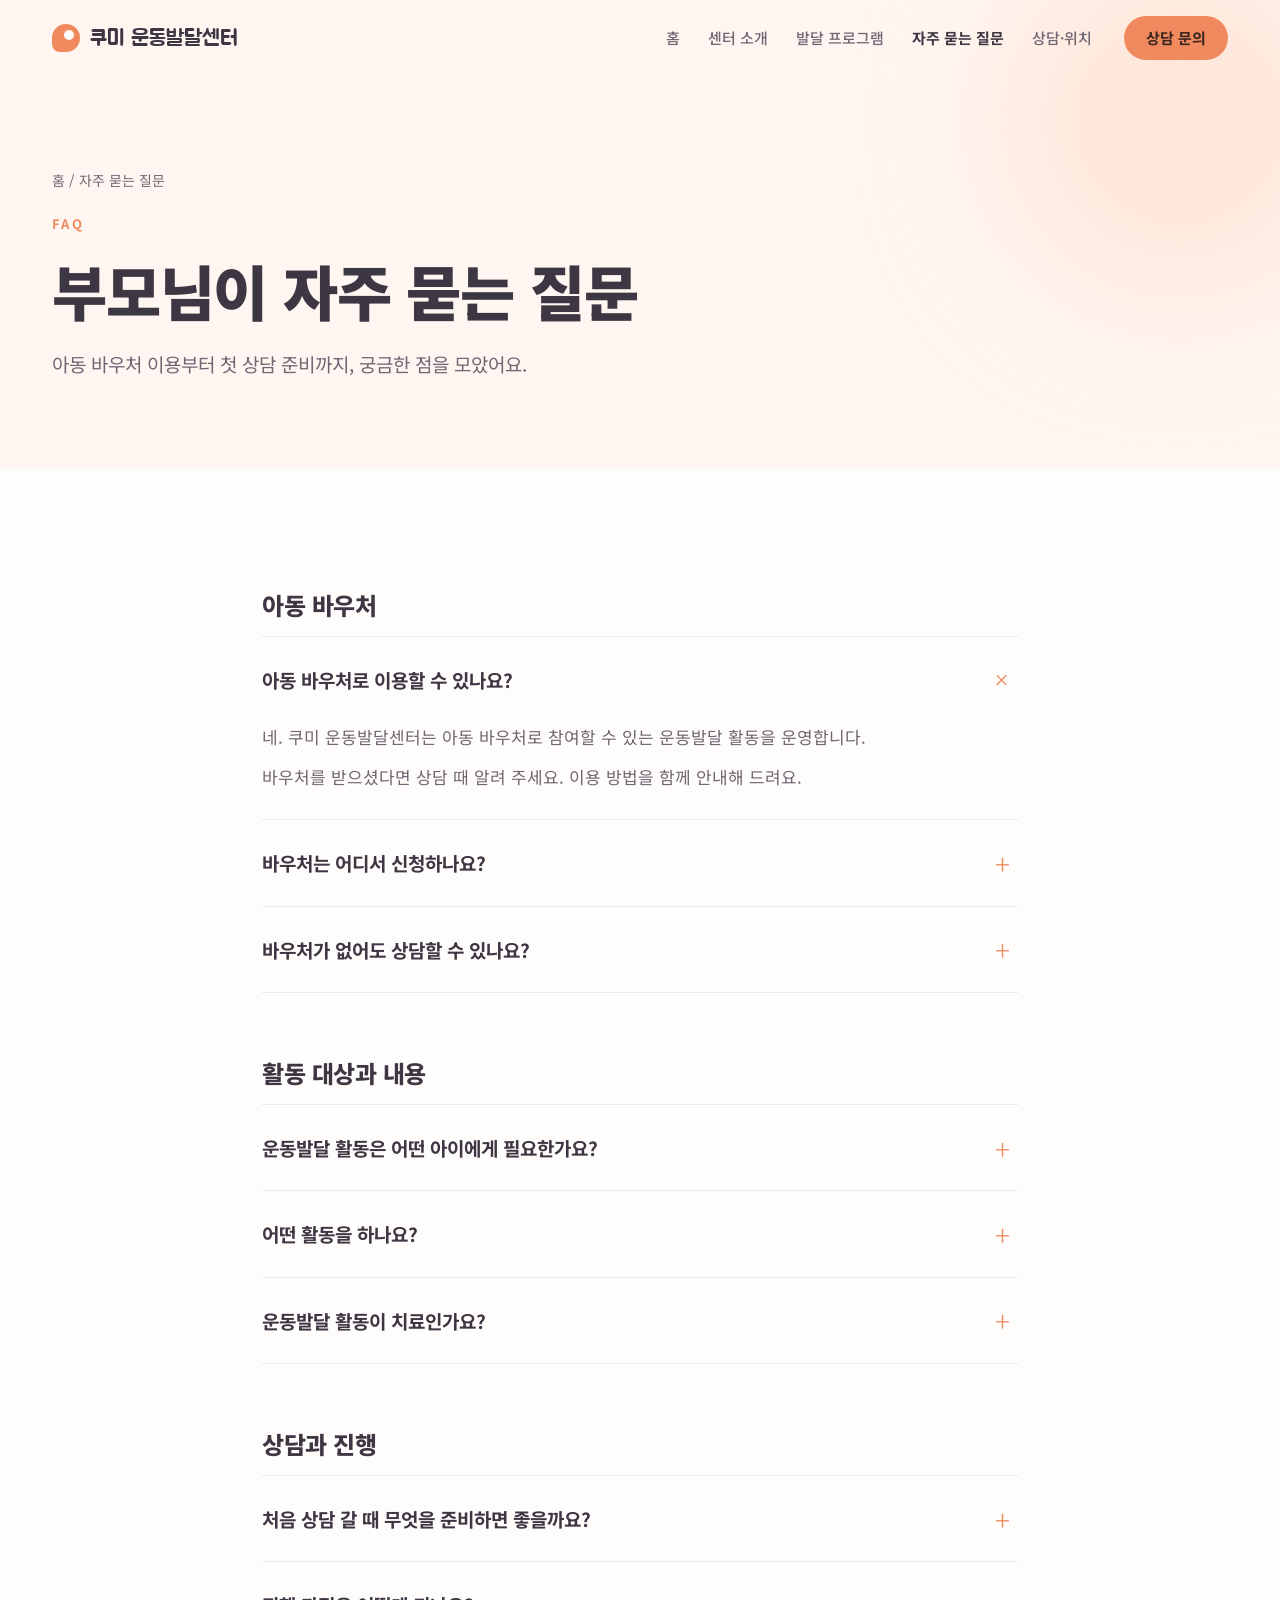
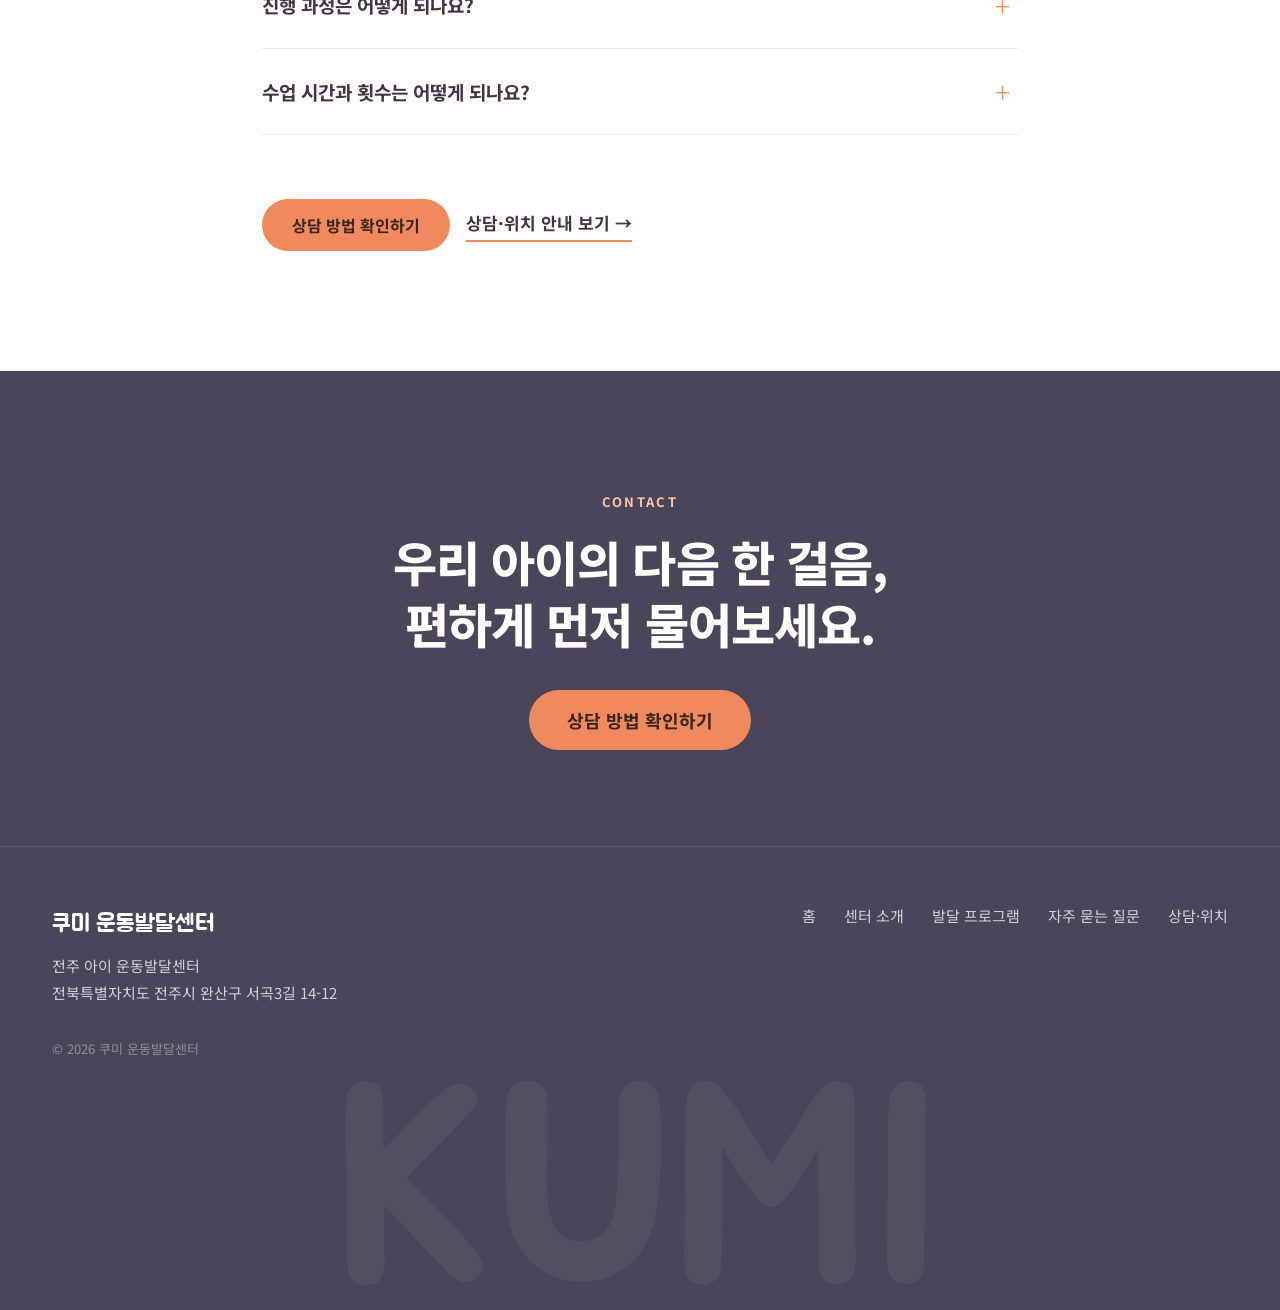
<file: faq.html>
<!DOCTYPE html>
<html lang="ko">
<head>
  <meta charset="UTF-8" />
  <meta name="viewport" content="width=device-width, initial-scale=1.0" />
  <title>자주 묻는 질문 · 아동 바우처 이용 | 쿠미 운동발달센터</title>
  <meta name="description" content="전주 쿠미 운동발달센터 자주 묻는 질문. 아동 바우처 이용, 운동발달 활동 대상, 첫 상담 준비물과 진행 과정을 안내합니다." />
  <link rel="canonical" href="faq.html" /><!-- 입력 필요: 배포 후 전체 주소로 교체 -->
  <meta property="og:title" content="자주 묻는 질문 | 쿠미 운동발달센터" />
  <meta property="og:description" content="아동 바우처 이용과 운동발달 활동에 대해 부모님이 자주 묻는 질문." />
  <meta property="og:image" content="images/hero.jpg" />
  <link rel="preconnect" href="https://fonts.googleapis.com" />
  <link rel="preconnect" href="https://fonts.gstatic.com" crossorigin />
  <link href="https://fonts.googleapis.com/css2?family=Jua&family=Noto+Sans+KR:wght@400;500;700;800;900&display=swap" rel="stylesheet" />
  <link rel="stylesheet" href="style.css" />
  <script type="application/ld+json">
  {
    "@context": "https://schema.org",
    "@type": "FAQPage",
    "mainEntity": [
      { "@type": "Question", "name": "아동 바우처로 이용할 수 있나요?", "acceptedAnswer": { "@type": "Answer", "text": "네. 쿠미 운동발달센터는 아동 바우처로 참여할 수 있는 운동발달 활동을 운영합니다. 바우처 대상 여부와 신청은 주소지 행정복지센터에서 확인할 수 있습니다." } },
      { "@type": "Question", "name": "운동발달 활동은 어떤 아이에게 필요한가요?", "acceptedAnswer": { "@type": "Answer", "text": "걷기·뛰기가 서툴거나 자주 넘어지거나, 공놀이·손 쓰는 활동을 어려워하는 아이에게 도움이 될 수 있습니다." } },
      { "@type": "Question", "name": "처음 상담 갈 때 무엇을 준비하나요?", "acceptedAnswer": { "@type": "Answer", "text": "아이가 편하게 움직일 수 있는 옷, 평소 걱정되는 모습을 적은 메모, 바우처를 받았다면 그 정보를 준비해 주세요." } }
    ]
  }
  </script>
</head>
<body data-page="faq">
  <header id="site-header"></header>
  <main>
    <section class="page-head">
      <div class="container">
        <p class="crumb"><a href="index.html">홈</a> / 자주 묻는 질문</p>
        <p class="overline">FAQ</p>
        <h1>부모님이 자주 묻는 질문</h1>
        <p class="lead">아동 바우처 이용부터 첫 상담 준비까지, 궁금한 점을 모았어요.</p>
      </div>
    </section>

    <section class="section">
      <div class="container narrow">
        <div class="faq-group reveal">
          <h2>아동 바우처</h2>
          <div class="faq">
            <details open><summary>아동 바우처로 이용할 수 있나요?</summary><div class="ans"><p>네. 쿠미 운동발달센터는 아동 바우처로 참여할 수 있는 운동발달 활동을 운영합니다.</p><p>바우처를 받으셨다면 상담 때 알려 주세요. 이용 방법을 함께 안내해 드려요.</p></div></details>
            <details><summary>바우처는 어디서 신청하나요?</summary><div class="ans"><p>아동 바우처의 대상 여부 확인과 신청은 주소지 행정복지센터(주민센터)에서 할 수 있어요. 바우처 종류마다 기준이 다를 수 있으니, 행정복지센터에 먼저 문의해 보시길 권해 드려요.</p></div></details>
            <details><summary>바우처가 없어도 상담할 수 있나요?</summary><div class="ans"><p>네, 바우처가 없어도 상담은 편하게 받으실 수 있어요. 아이에게 운동발달 활동이 필요한지 먼저 이야기 나눠 보세요.</p></div></details>
          </div>
        </div>

        <div class="faq-group reveal">
          <h2>활동 대상과 내용</h2>
          <div class="faq">
            <details><summary>운동발달 활동은 어떤 아이에게 필요한가요?</summary><div class="ans"><p>또래보다 걷기·뛰기·계단 오르기가 서툴거나, 자주 넘어지거나, 공놀이와 손 쓰는 활동을 어려워하는 아이에게 도움이 될 수 있어요.</p><p>꼭 걱정이 크지 않더라도, 몸 쓰는 자신감을 키우고 싶은 아이도 상담해 보실 수 있어요.</p></div></details>
            <details><summary>어떤 활동을 하나요?</summary><div class="ans"><p>대근육 발달, 소근육·손 협응, 균형·감각, 자세·기초체력 네 가지 영역으로 나눠 놀이처럼 즐거운 활동을 합니다. 영역별 내용은 <a class="text-link" href="programs.html">발달 프로그램</a> 페이지에서 볼 수 있어요.</p></div></details>
            <details><summary>운동발달 활동이 치료인가요?</summary><div class="ans"><p>운동발달 활동은 의료 진단이나 치료를 대신하지 않습니다. 의학적인 확인이 필요해 보이면 전문 의료기관 상담을 함께 권해 드려요.</p></div></details>
          </div>
        </div>

        <div class="faq-group reveal">
          <h2>상담과 진행</h2>
          <div class="faq">
            <details><summary>처음 상담 갈 때 무엇을 준비하면 좋을까요?</summary><div class="ans"><p>아이가 편하게 움직일 수 있는 옷을 입혀 주세요. 평소 걱정되는 모습(언제, 어떤 상황에서)을 짧게 메모해 오시면 상담이 훨씬 수월해요. 바우처를 받으셨다면 함께 알려 주세요.</p></div></details>
            <details><summary>진행 과정은 어떻게 되나요?</summary><div class="ans"><p>상담 문의 → 첫 만남·관찰 → 활동 계획 → 정기 활동 → 보호자와 공유 순서로 진행돼요. 아이 상황에 맞춰 활동 계획을 세웁니다.</p></div></details>
            <details><summary>수업 시간과 횟수는 어떻게 되나요?</summary><div class="ans"><p>아이마다 필요한 활동과 기간이 달라, 수업 시간과 횟수는 상담에서 아이 상황에 맞춰 안내해 드려요.</p></div></details>
          </div>
        </div>

        <div class="sec-foot"><a class="btn btn-primary" data-cta href="contact.html">상담 방법 확인하기</a><a class="text-link" href="contact.html">상담·위치 안내 보기 →</a></div>
      </div>
    </section>
  </main>
  <footer id="site-footer"></footer>
  <script src="config.js"></script>
  <script src="script.js"></script>
</body>
</html>
</file>
<file: style.css>
/* 콘셉트: "햇살 드는 놀이터처럼 밝고 믿음직한 아이 성장 공간"
   키워드: 따뜻함 · 활기 · 안심 / 팔레트: 오렌지 세트 */
:root {
  /* 부드러운 파스텔 톤: 복숭아빛 바탕 + 코랄 포인트 + 차분한 라벤더 그레이 */
  --bg: #fff6f1;
  --white: #fffdfb;
  --text: #3d3743;
  --sub: #6f6874;
  --point: #f0895e;
  --soft: #ffe8dc;
  --dark: #4b4559;
  --dark-point: #ffc6a8;
  --btn-text: #3a2620;
  --line: rgba(61, 55, 67, 0.09);
  --radius: 28px;
  --shadow: 0 1px 2px rgba(120, 90, 80, 0.04), 0 12px 32px rgba(120, 90, 80, 0.07);
  --shadow-lg: 0 2px 4px rgba(120, 90, 80, 0.05), 0 24px 56px rgba(120, 90, 80, 0.12);
  --ease: cubic-bezier(0.22, 1, 0.36, 1);
  --head: "Noto Sans KR", sans-serif;
  --body: "Noto Sans KR", sans-serif;
  --round: "Jua", "Noto Sans KR", sans-serif;
}

* { box-sizing: border-box; margin: 0; padding: 0; }
html { scroll-behavior: smooth; }
body {
  font-family: var(--body);
  font-size: 17px;
  color: var(--text);
  background: var(--white);
  line-height: 1.75;
  word-break: keep-all;
  overflow-x: hidden;
}
a { color: inherit; text-decoration: none; }
img { display: block; max-width: 100%; }
svg { width: 22px; height: 22px; fill: none; stroke: currentColor; stroke-width: 1.8; stroke-linecap: round; stroke-linejoin: round; flex-shrink: 0; }

.container { width: 100%; max-width: 1240px; margin: 0 auto; padding: 0 32px; }
.narrow { max-width: 820px; }

/* ===== 글자 위계 ===== */
.overline {
  font-size: 13px; font-weight: 700; letter-spacing: 0.18em;
  color: var(--point); text-transform: uppercase; margin-bottom: 16px;
}
.overline.light { color: var(--dark-point); }
h1, h2, h3 { font-family: var(--head); line-height: 1.3; text-wrap: balance; letter-spacing: -0.02em; }
h2 { font-size: clamp(30px, 4.2vw, 48px); font-weight: 800; margin-bottom: 20px; }
h3 { font-size: 21px; font-weight: 700; margin-bottom: 8px; }
.lead { font-size: clamp(17px, 1.6vw, 19px); color: var(--sub); max-width: 640px; }
.hl { color: var(--point); }

/* ===== 버튼 ===== */
.btn {
  display: inline-flex; align-items: center; justify-content: center; gap: 8px;
  min-height: 52px; padding: 0 28px; border-radius: 999px;
  font-weight: 700; font-size: 16px; border: 2px solid transparent;
  transition: transform 0.4s var(--ease), box-shadow 0.4s var(--ease), background 0.3s;
  position: relative; overflow: hidden;
}
.btn-primary { background: var(--point); color: var(--btn-text); }
.btn-primary::after {
  content: ""; position: absolute; inset: 0;
  background: linear-gradient(110deg, transparent 30%, rgba(255,255,255,0.45) 50%, transparent 70%);
  transform: translateX(-120%); transition: transform 0.8s var(--ease);
}
.btn-primary:hover { transform: translateY(-2px); box-shadow: 0 12px 28px rgba(240, 137, 94, 0.28); }
.btn-primary:hover::after { transform: translateX(120%); }
.btn-line { border-color: var(--text); color: var(--text); }
.btn-line:hover { background: var(--text); color: var(--white); }
.btn-sm { min-height: 44px; padding: 0 20px; font-size: 15px; }
.btn-lg { min-height: 60px; padding: 0 36px; font-size: 18px; }
.text-link { font-weight: 700; border-bottom: 2px solid var(--point); padding-bottom: 2px; }

/* ===== 헤더 ===== */
#site-header { position: fixed; top: 0; left: 0; right: 0; z-index: 50; transition: background 0.4s, box-shadow 0.4s; }
#site-header.scrolled { background: rgba(255, 255, 255, 0.78); backdrop-filter: blur(14px); -webkit-backdrop-filter: blur(14px); box-shadow: 0 1px 0 var(--line); }
.header-inner { display: flex; align-items: center; gap: 32px; height: 76px; }
.logo { display: flex; align-items: center; gap: 10px; font-family: var(--round); font-size: 22px; white-space: nowrap; }
.logo-mark { width: 28px; height: 28px; border-radius: 50% 50% 50% 8px; background: var(--point); position: relative; }
.logo-mark::after { content: ""; position: absolute; width: 10px; height: 10px; border-radius: 50%; background: var(--white); top: 6px; right: 6px; }
.nav { display: flex; gap: 28px; margin-left: auto; }
.nav a { font-size: 15px; font-weight: 500; color: var(--sub); transition: color 0.2s; }
.nav a:hover, .nav a[aria-current] { color: var(--text); }
.nav a[aria-current] { font-weight: 700; }
.menu-btn { display: none; width: 44px; height: 44px; background: none; border: 0; cursor: pointer; position: relative; }
.menu-btn span { position: absolute; left: 11px; right: 11px; height: 2px; background: var(--text); transition: transform 0.3s; }
.menu-btn span:first-child { top: 17px; } .menu-btn span:last-child { top: 25px; }
.open .menu-btn span:first-child { transform: translateY(4px) rotate(45deg); }
.open .menu-btn span:last-child { transform: translateY(-4px) rotate(-45deg); }

/* ===== 히어로 ===== */
.hero {
  position: relative; overflow: hidden;
  height: clamp(560px, 82vh, 720px);
  display: flex; align-items: center;
  background: var(--bg);
  padding-top: 76px;
}
#hero-bg { position: absolute; inset: 0; z-index: 0; }
#hero-bg .blob { position: absolute; border-radius: 50%; filter: blur(60px); opacity: 0.7; animation: float 18s ease-in-out infinite alternate; }
#hero-bg .b1 { width: 520px; height: 520px; background: #ffdccb; top: -160px; right: -80px; }
#hero-bg .b2 { width: 420px; height: 420px; background: #fde4ee; bottom: -180px; left: 20%; animation-delay: -6s; }
#hero-bg .grain { position: absolute; inset: 0; opacity: 0.35; mix-blend-mode: multiply;
  background-image: url("data:image/svg+xml,%3Csvg xmlns='http://www.w3.org/2000/svg' width='160' height='160'%3E%3Cfilter id='n'%3E%3CfeTurbulence baseFrequency='.9' numOctaves='2'/%3E%3CfeColorMatrix values='0 0 0 0 0 0 0 0 0 0 0 0 0 0 0 0 0 0 .06 0'/%3E%3C/filter%3E%3Crect width='100%25' height='100%25' filter='url(%23n)'/%3E%3C/svg%3E"); }
@keyframes float { to { transform: translate(40px, 30px) scale(1.08); } }

.hero-grid { position: relative; z-index: 1; display: grid; grid-template-columns: 1.05fr 1fr; gap: 56px; align-items: center; }
#hero-title { font-size: clamp(34px, 4.4vw, 62px); font-weight: 900; line-height: 1.25; margin-bottom: 24px; }
#hero-title .mark { position: relative; white-space: nowrap; color: var(--point); }
#hero-title .mark::after {
  content: ""; position: absolute; left: 0; right: 0; bottom: 0.04em; height: 0.18em;
  background: var(--soft); z-index: -1; border-radius: 4px;
  transform: scaleX(0); transform-origin: left; animation: draw 0.9s 0.7s var(--ease) forwards;
}
@keyframes draw { to { transform: scaleX(1); } }
.hero .lead { margin-bottom: 36px; }
.hero-btns { display: flex; gap: 12px; flex-wrap: wrap; }
.hero-in > * { opacity: 0; transform: translateY(24px); animation: up 0.8s var(--ease) forwards; }
.hero-in > *:nth-child(2) { animation-delay: 0.1s; }
.hero-in > *:nth-child(3) { animation-delay: 0.2s; }
.hero-in > *:nth-child(4) { animation-delay: 0.3s; }
@keyframes up { to { opacity: 1; transform: none; } }

.hero-visual { position: relative; height: min(520px, 62vh); }
.hero-visual .ph { position: absolute; inset: 0 0 0 12%; border-radius: 200px 200px var(--radius) var(--radius); }
.shape { position: absolute; border-radius: 50%; }
.shape.s1 { width: 120px; height: 120px; background: var(--point); left: 0; bottom: 40px; }
.shape.s2 { width: 64px; height: 64px; border: 10px solid var(--dark-point); left: 18%; top: 20px; background: transparent; }
.shape.s3 { width: 180px; height: 90px; border-radius: 180px 180px 0 0; background: #ffd3bd; right: -24px; bottom: -10px; }

.scroll-hint { position: absolute; left: 50%; bottom: 20px; z-index: 2; width: 26px; height: 42px; border: 2px solid var(--sub); border-radius: 14px; opacity: 0.5; }
.scroll-hint::after { content: ""; position: absolute; left: 50%; top: 8px; width: 4px; height: 8px; margin-left: -2px; border-radius: 2px; background: var(--sub); animation: hint 1.8s infinite; }
@keyframes hint { to { transform: translateY(12px); opacity: 0; } }

/* 서브 페이지 머리 */
.page-head { background: var(--bg); padding: 168px 0 88px; position: relative; overflow: hidden; }
.page-head h1 { font-size: clamp(34px, 5vw, 60px); font-weight: 900; margin-bottom: 18px; }
.page-head::after { content: ""; position: absolute; width: 360px; height: 360px; border-radius: 50%; background: #ffdccb; filter: blur(70px); opacity: 0.6; right: -80px; top: -60px; }
.page-head .container { position: relative; z-index: 1; }
.crumb { font-size: 14px; color: var(--sub); margin-bottom: 20px; }
.crumb a:hover { color: var(--point); }

/* ===== 섹션 공통 ===== */
.section { padding: 120px 0; }
.section.tint { background: var(--bg); }
.section.dark { background: var(--dark); color: var(--white); }
.section.dark .lead { color: rgba(255, 255, 255, 0.72); }
.sec-head { margin-bottom: 56px; }
.sec-head.center { text-align: center; }
.sec-head.center .lead { margin: 0 auto; }
.sec-foot { margin-top: 48px; display: flex; gap: 16px; align-items: center; flex-wrap: wrap; }

/* 고민 리스트 */
.worry-grid { display: grid; grid-template-columns: 0.9fr 1.1fr; gap: 64px; align-items: start; }
.worry-list { list-style: none; border-top: 1px solid var(--line); }
.worry-list li { display: flex; gap: 20px; padding: 24px 0; border-bottom: 1px solid var(--line); font-size: 18px; font-weight: 500; }
.worry-list .n { font-family: var(--round); color: var(--point); font-size: 20px; min-width: 32px; }

/* 영역 카드 */
.cards { display: grid; grid-template-columns: repeat(4, 1fr); gap: 20px; }
.card {
  background: var(--white); border-radius: var(--radius); padding: 36px 28px;
  box-shadow: var(--shadow); transition: transform 0.5s var(--ease), box-shadow 0.5s var(--ease);
}
.card:hover { transform: translateY(-6px); box-shadow: var(--shadow-lg); }
.card .ic { width: 56px; height: 56px; border-radius: 18px; background: var(--soft); color: var(--point); display: grid; place-items: center; margin-bottom: 24px; }
.card .ic svg { width: 28px; height: 28px; }
.card p { color: var(--sub); font-size: 16px; }
.card ul { margin-top: 14px; padding-left: 18px; color: var(--sub); font-size: 15px; }

/* 분할(사진+글) */
.split { display: grid; grid-template-columns: 1fr 1fr; gap: 72px; align-items: center; }
.split.rev .split-media { order: 2; }
.split-media { position: relative; }
.split-media .ph { aspect-ratio: 4 / 5; border-radius: var(--radius); }
.split-media .ph.small { position: absolute; width: 46%; aspect-ratio: 1; right: -32px; bottom: -40px; border: 8px solid var(--white); }
.checks { list-style: none; margin-top: 28px; }
.checks li { display: flex; gap: 12px; padding: 10px 0; }
.checks li::before { content: ""; flex-shrink: 0; width: 22px; height: 22px; margin-top: 4px; border-radius: 50%; background: var(--soft) url("data:image/svg+xml,%3Csvg xmlns='http://www.w3.org/2000/svg' viewBox='0 0 24 24' fill='none' stroke='%23f0895e' stroke-width='3' stroke-linecap='round'%3E%3Cpath d='m6 12 4 4 8-8'/%3E%3C/svg%3E") center/14px no-repeat; }

/* 진행 과정 */
.steps { display: grid; grid-template-columns: repeat(5, 1fr); gap: 0; counter-reset: s; position: relative; }
.steps::before { content: ""; position: absolute; top: 28px; left: 28px; right: 10%; height: 1px; background: rgba(255,255,255,0.2); }
.steps.three { grid-template-columns: repeat(3, 1fr); }
.step { position: relative; padding-right: 24px; }
.step .num { width: 56px; height: 56px; border-radius: 50%; display: grid; place-items: center; background: var(--dark); border: 1px solid rgba(255,255,255,0.25); font-family: var(--round); font-size: 22px; color: var(--dark-point); margin-bottom: 24px; position: relative; }
.step h3 { font-size: 19px; }
.step p { color: rgba(255,255,255,0.68); font-size: 15px; }
.section:not(.dark) .steps::before { background: var(--line); }
.section:not(.dark) .step .num { background: var(--white); border-color: var(--line); color: var(--point); }
.section:not(.dark) .step p { color: var(--sub); }

/* 인용 */
.quote { text-align: center; }
.quote blockquote { font-size: clamp(26px, 3.6vw, 42px); font-weight: 800; line-height: 1.5; letter-spacing: -0.02em; text-wrap: balance; }
.quote blockquote::before { content: "“"; display: block; font-family: Georgia, serif; font-size: 96px; line-height: 0.6; color: var(--point); margin-bottom: 24px; }

/* 마퀴 */
.marquee { overflow: hidden; padding: 28px 0; background: var(--soft); color: var(--text); }
.marquee-track { display: flex; gap: 48px; width: max-content; animation: slide 40s linear infinite; font-family: var(--round); font-size: clamp(24px, 3vw, 36px); white-space: nowrap; }
.marquee-track span::after { content: "●"; color: var(--point); font-size: 0.4em; margin-left: 48px; vertical-align: middle; }
@keyframes slide { to { transform: translateX(-50%); } }

/* FAQ */
.faq { border-top: 1px solid var(--line); }
.faq details { border-bottom: 1px solid var(--line); }
.faq summary { list-style: none; cursor: pointer; padding: 26px 48px 26px 0; font-size: 19px; font-weight: 700; position: relative; }
.faq summary::-webkit-details-marker { display: none; }
.faq summary::after { content: "+"; position: absolute; right: 8px; top: 50%; transform: translateY(-50%); font-size: 28px; font-weight: 300; color: var(--point); transition: transform 0.3s; }
.faq details[open] summary::after { transform: translateY(-50%) rotate(45deg); }
.faq .ans { padding: 0 0 28px; color: var(--sub); }
.faq .ans p + p { margin-top: 10px; }
.faq-group { margin-bottom: 64px; }
.faq-group > h2 { font-size: 24px; margin-bottom: 16px; }

/* 안내 박스 */
.note { background: var(--soft); border-radius: var(--radius); padding: 28px 32px; display: flex; gap: 16px; color: var(--text); }
.note svg { color: var(--point); margin-top: 4px; }

/* 문의 카드 */
.contact-grid { display: grid; grid-template-columns: repeat(auto-fit, minmax(260px, 1fr)); gap: 20px; }
.contact-item { background: var(--white); border-radius: var(--radius); padding: 32px; box-shadow: var(--shadow); }
.contact-item .ic { color: var(--point); margin-bottom: 16px; }
.contact-item .lbl { font-size: 14px; color: var(--sub); }
.contact-item .val { font-size: 20px; font-weight: 700; word-break: break-all; }

/* 주소 + 지도 */
.loc-row { display: grid; grid-template-columns: 1fr 1.6fr; gap: 20px; margin-bottom: 20px; }
.loc-row:empty { display: none; }
.loc-card { display: flex; flex-direction: column; }
.map-links { display: flex; flex-direction: column; gap: 10px; margin-top: auto; padding-top: 28px; }
.map-frame { border-radius: var(--radius); overflow: hidden; box-shadow: var(--shadow); min-height: 380px; background: var(--soft); }
.map-frame iframe { width: 100%; height: 100%; min-height: 380px; border: 0; display: block; }
@media (max-width: 900px) {
  .loc-row { grid-template-columns: 1fr; }
  .map-frame, .map-frame iframe { min-height: 300px; }
}

/* 사진 자리 (파일이 없으면 빈 자리 틀) */
.ph { position: relative; overflow: hidden; background: var(--soft); border-radius: var(--radius); }
.ph img { width: 100%; height: 100%; object-fit: cover; transition: transform 1.2s var(--ease); }
.ph:hover img { transform: scale(1.04); }
.ph.empty img { display: none; }
.ph.empty::after {
  content: "사진 자리 · " attr(data-file);
  position: absolute; inset: 0; display: flex; align-items: center; justify-content: center; flex-direction: column; gap: 10px;
  font-size: 14px; color: #b26a52; padding-top: 44px;
  background: url("data:image/svg+xml,%3Csvg xmlns='http://www.w3.org/2000/svg' viewBox='0 0 24 24' fill='none' stroke='%23f0895e' stroke-width='1.6' stroke-linecap='round' stroke-linejoin='round'%3E%3Cpath d='M4 8h3l2-3h6l2 3h3v11H4z'/%3E%3Ccircle cx='12' cy='13' r='3.5'/%3E%3C/svg%3E") center calc(50% - 14px) / 34px no-repeat;
}

/* ===== 푸터 ===== */
#site-footer { background: var(--dark); color: rgba(255,255,255,0.75); overflow: hidden; }
.footer-cta { padding: 120px 0 96px; text-align: center; border-bottom: 1px solid rgba(255,255,255,0.1); }
.footer-cta h2 { color: var(--white); margin-bottom: 36px; }
.footer-inner { display: flex; justify-content: space-between; gap: 40px; flex-wrap: wrap; padding-top: 56px; }
.footer-name { font-family: var(--round); font-size: 24px; color: var(--white); margin-bottom: 8px; }
.footer-meta { font-size: 15px; }
.footer-meta a:hover { color: var(--dark-point); }
.footer-nav { display: flex; flex-wrap: wrap; gap: 12px 28px; align-content: flex-start; font-size: 15px; }
.footer-nav a:hover { color: var(--white); }
.channels { display: flex; flex-wrap: wrap; gap: 10px; margin-top: 16px; }
.channels a { display: inline-flex; align-items: center; gap: 6px; padding: 8px 16px; border: 1px solid rgba(255,255,255,0.2); border-radius: 999px; font-size: 14px; }
.channels svg { width: 16px; height: 16px; }
.copy { font-size: 13px; opacity: 0.5; padding: 32px 0 0; }
.giant { font-family: var(--round); font-size: clamp(90px, 22vw, 320px); line-height: 0.8; text-align: center; color: rgba(255,255,255,0.05); margin-top: 24px; user-select: none; }

.mobile-bar { display: none; }

/* ===== 스크롤 등장 ===== */
.reveal { opacity: 0; transform: translateY(32px); transition: opacity 0.8s var(--ease), transform 0.8s var(--ease); }
.reveal.in { opacity: 1; transform: none; }

@media (prefers-reduced-motion: reduce) {
  *, *::before, *::after { animation: none !important; transition: none !important; }
  .reveal, .hero-in > * { opacity: 1; transform: none; }
  #hero-title .mark::after { transform: none; }
}

/* ===== 반응형 ===== */
@media (max-width: 1080px) {
  .cards { grid-template-columns: repeat(2, 1fr); }
  .steps, .steps.three { grid-template-columns: 1fr; gap: 28px; }
  .steps::before { top: 0; bottom: 0; left: 28px; right: auto; width: 1px; height: auto; }
  .step { display: grid; grid-template-columns: 56px 1fr; gap: 0 20px; padding: 0; }
  .step .num { margin: 0; grid-row: span 2; }
}
@media (max-width: 900px) {
  .nav, .header-cta { display: none; }
  .menu-btn { display: block; margin-left: auto; }
  #site-header.open { background: var(--white); }
  #site-header.open .nav { display: flex; flex-direction: column; gap: 0; position: absolute; top: 76px; left: 0; right: 0; background: var(--white); padding: 8px 20px 20px; box-shadow: 0 12px 24px rgba(0,0,0,0.08); }
  .open .nav a { padding: 14px 0; font-size: 17px; border-bottom: 1px solid var(--line); }
  .worry-grid, .split { grid-template-columns: 1fr; gap: 40px; }
  .split.rev .split-media { order: 0; }
  .split-media .ph.small { right: 12px; }
}
@media (max-width: 760px) {
  body { font-size: 16px; }
  .container { padding: 0 20px; }
  .section { padding: 80px 0; }
  .hero { height: auto; padding: 120px 0 56px; }
  .hero-grid { grid-template-columns: 1fr; gap: 40px; }
  #hero-title { font-size: clamp(30px, 8.6vw, 38px); }
  #hero-title .mark { white-space: normal; }
  .hero-btns .btn { width: 100%; }
  .hero-visual { height: 340px; }
  .scroll-hint { display: none; }
  .cards { grid-template-columns: 1fr; }
  .page-head { padding: 128px 0 64px; }
  .footer-cta { padding: 88px 0 72px; }
  .footer-cta .btn { width: 100%; }
  .mobile-bar { display: block; position: fixed; left: 0; right: 0; bottom: 0; z-index: 60; padding: 10px 16px calc(10px + env(safe-area-inset-bottom)); background: rgba(255,255,255,0.92); backdrop-filter: blur(12px); box-shadow: 0 -1px 0 var(--line); }
  .mobile-bar .btn { width: 100%; }
  body { padding-bottom: 76px; }
}


/* =====================================================
   새 첫 화면 (홈 전용, .kh)
   ===================================================== */
.hero.kh { height: clamp(580px, 84vh, 780px); padding-top: 76px; background: var(--bg); text-align: center; }
.kh-mesh { position: absolute; inset: 0;
  background:
    radial-gradient(60% 70% at 15% 20%, #ffe3d4 0%, transparent 60%),
    radial-gradient(50% 60% at 85% 15%, #fde3ef 0%, transparent 60%),
    radial-gradient(60% 60% at 70% 90%, #ece6fb 0%, transparent 60%),
    linear-gradient(180deg, #fffaf6 0%, var(--bg) 100%); }
.kh-blob { position: absolute; border-radius: 50%; filter: blur(70px); opacity: 0.55; animation: float 22s ease-in-out infinite alternate; }
.kh-blob.a { width: 420px; height: 420px; background: #ffd5c0; top: -140px; left: -120px; }
.kh-blob.b { width: 360px; height: 360px; background: #f9d4e4; top: 10%; right: -100px; animation-delay: -8s; }
.kh-blob.c { width: 300px; height: 300px; background: #e2dafa; bottom: -120px; left: 40%; animation-delay: -14s; }
.kh-ball { position: absolute; border-radius: 50%; }
.kh-ball.one { width: 72px; height: 72px; background: linear-gradient(135deg, #ffb999, var(--point)); top: 22%; left: 8%; opacity: 0.85; }
.kh-ball.two { width: 28px; height: 28px; background: #c9bdf2; top: 30%; right: 12%; }
.kh-ring { position: absolute; width: 120px; height: 120px; border-radius: 50%; border: 2px solid rgba(240, 137, 94, 0.35); top: 14%; right: 6%; }
.kh-path { position: absolute; left: 0; right: 0; bottom: 0; width: 100%; height: 34%; color: rgba(240, 137, 94, 0.45); }
.kh-path .feet { fill: rgba(240, 137, 94, 0.32); }

.kh-inner { position: relative; z-index: 1; height: 100%; display: grid; grid-template-columns: 1fr; align-items: center; justify-items: center; }
.kh-text { max-width: 900px; margin-top: -24px; }
.kh-badge { display: inline-flex; align-items: center; gap: 10px; padding: 8px 18px; border-radius: 999px;
  background: rgba(255, 255, 255, 0.75); border: 1px solid var(--line); font-size: 14px; font-weight: 500; color: var(--sub); margin-bottom: 28px;
  backdrop-filter: blur(6px); }
.kh-badge .dot { width: 8px; height: 8px; border-radius: 50%; background: var(--point); box-shadow: 0 0 0 4px var(--soft); }
.hero.kh #hero-title { font-size: clamp(34px, 5.6vw, 74px); font-weight: 800; line-height: 1.22; letter-spacing: -0.035em; margin-bottom: 24px; text-wrap: balance; }
.hero.kh #hero-title .mark { color: var(--text); }
.hero.kh #hero-title .mark::after { height: 0.32em; bottom: 0.06em; background: linear-gradient(90deg, #ffd2bd, #fcd3e3); opacity: 0.9; }
.kh-sub { font-size: clamp(17px, 1.7vw, 20px); color: var(--sub); line-height: 1.75; margin: 0 auto 40px; max-width: 640px; }
.kh-btns { display: flex; gap: 12px 28px; justify-content: center; align-items: center; flex-wrap: wrap; }
.kh-btns .btn-primary { min-height: 60px; padding: 0 40px; font-size: 18px; box-shadow: 0 10px 30px rgba(240, 137, 94, 0.3); }
.kh-ghost { display: inline-flex; align-items: center; gap: 6px; min-height: 48px; padding: 0 8px; font-weight: 500; color: var(--sub); transition: color 0.3s; }
.kh-ghost span { transition: transform 0.3s var(--ease); }
.kh-ghost:hover { color: var(--text); }
.kh-ghost:hover span { transform: translateX(4px); }
.kh-photo { display: none; }

/* 부드럽게 올라오는 등장 */
.hero.kh .hero-in > * { opacity: 0; transform: translateY(20px); animation: up 0.9s var(--ease) forwards; }
.hero.kh .hero-in > *:nth-child(2) { animation-delay: 0.12s; }
.hero.kh .hero-in > *:nth-child(3) { animation-delay: 0.24s; }
.hero.kh .hero-in > *:nth-child(4) { animation-delay: 0.36s; }
.kh-path { opacity: 0; animation: fadein 1.4s 0.5s ease forwards; }
@keyframes fadein { to { opacity: 1; } }

/* hero.jpg가 있을 때: 왼쪽 글 + 오른쪽 아치형 사진 */
.hero--media { text-align: left; }
.hero--media .kh-inner { grid-template-columns: 1.1fr 0.9fr; gap: 56px; justify-items: stretch; }
.hero--media .kh-text { margin-top: 0; }
.hero--media .kh-sub { margin-left: 0; }
.hero--media .kh-btns { justify-content: flex-start; }
.hero--media .kh-photo { display: block; height: min(560px, 66vh); opacity: 0; animation: up 1s 0.3s var(--ease) forwards; transform: translateY(20px); }
.hero--media .kh-photo .ph { height: 100%; border-radius: 240px 240px var(--radius) var(--radius); box-shadow: var(--shadow-lg); }

@media (prefers-reduced-motion: reduce) {
  .hero.kh .hero-in > *, .kh-path, .hero--media .kh-photo { opacity: 1; transform: none; }
}

@media (max-width: 900px) {
  .hero--media { text-align: center; }
  .hero--media .kh-inner { grid-template-columns: 1fr; gap: 40px; }
  .hero--media .kh-btns { justify-content: center; }
  .hero--media .kh-sub { margin-left: auto; }
  .hero--media .kh-photo { height: 380px; }
}
@media (max-width: 760px) {
  .hero.kh { height: auto; padding: 116px 0 120px; }
  .kh-text { margin-top: 0; }
  .kh-badge { font-size: 13px; padding: 7px 14px; margin-bottom: 22px; }
  .hero.kh #hero-title { font-size: clamp(30px, 8.4vw, 38px); }
  .kh-sub { font-size: 16.5px; margin-bottom: 32px; }
  .kh-sub br.pc { display: none; }
  .kh-btns { flex-direction: column; gap: 8px; }
  .kh-btns .btn-primary { width: 100%; }
  .kh-ball.one { width: 44px; height: 44px; top: 96px; left: -10px; }
  .kh-ring { width: 72px; height: 72px; top: 92px; right: -18px; }
  .kh-ball.two { display: none; }
  .kh-path { height: 110px; }
}

/* 오로라 배경 */
.aurora-container { position: absolute; inset: 0; width: 100%; height: 100%; overflow: hidden; pointer-events: none; }
.aurora-canvas { display: block; width: 100%; height: 100%; }
/* 글자가 또렷하도록 가운데에 아주 옅은 밝은 막 */
.hero.kh #hero-bg::after { content: ""; position: absolute; inset: 0; pointer-events: none;
  background: radial-gradient(55% 50% at 50% 52%, rgba(255, 250, 246, 0.7) 0%, rgba(255, 250, 246, 0) 70%); }
.hero--media #hero-bg::after { background: linear-gradient(90deg, rgba(255, 250, 246, 0.75) 0%, rgba(255, 250, 246, 0) 60%); }

/* =====================================================
   어린이 친화 메인 (홈 전용: body.kid)
   ===================================================== */
.kid { --k-yellow: #ffd66b; --k-mint: #8fe0b8; --k-sky: #8fc8ff; --k-pink: #ffa8c9; --k-coral: #ff9a76; --k-lav: #c3b3f7; }
.kid h1, .kid h2, .kid h3, .kid .marquee-track { font-family: "Jua", "Noto Sans KR", sans-serif; font-weight: 400; letter-spacing: -0.01em; }
.kid main h2 { font-size: clamp(32px, 4.4vw, 52px); }
.kid main h3 { font-size: 23px; }

/* 첫 화면 */
.kid .hero.kh { background: #fffaf2; }
.kid .kh-mesh { background:
    radial-gradient(50% 60% at 12% 18%, #fff0c2 0%, transparent 60%),
    radial-gradient(45% 55% at 88% 20%, #dff1ff 0%, transparent 60%),
    radial-gradient(55% 55% at 75% 92%, #ffe3ee 0%, transparent 60%),
    radial-gradient(50% 50% at 20% 90%, #dcf7ea 0%, transparent 60%),
    #fffaf2; }
.kid .hero.kh #hero-title { font-size: clamp(38px, 6vw, 80px); line-height: 1.2; }
.kid .hero.kh #hero-title .mark { color: #ff7f5c; }
.kid .hero.kh #hero-title .mark::after { background: linear-gradient(90deg, #fff0a8, #ffd9e6); height: 0.36em; }
.kid .kh-badge { background: #fff; border: 2px dashed var(--k-sky); color: var(--text); font-weight: 700; }
.kid .kh-badge .dot { background: var(--k-mint); box-shadow: 0 0 0 4px #e3f8ee; }
.kid .kh-path { bottom: 46px; color: rgba(255, 154, 118, 0.55); }
.kid .kh-path .feet { fill: rgba(255, 154, 118, 0.4); }

/* 사탕 같은 동글 버튼 */
.kid .btn { border-radius: 999px; }
.kid .btn-primary { background: #ff9a76; color: #3a2018; box-shadow: 0 5px 0 #e57a55; }
.kid .btn-primary:hover { transform: translateY(2px); box-shadow: 0 3px 0 #e57a55; }
.kid .kh-btns .btn-primary { box-shadow: 0 6px 0 #e57a55, 0 14px 30px rgba(255, 154, 118, 0.35); }
.kid .kh-btns .btn-primary:hover { box-shadow: 0 3px 0 #e57a55, 0 8px 20px rgba(255, 154, 118, 0.3); }
.kid .btn-line { border: 2px solid var(--text); background: #fff; }
.kid .kh-ghost { background: #fff; border: 2px solid #eadff5; border-radius: 999px; padding: 0 22px; min-height: 52px; }

/* 장식 */
.kd { position: absolute; inset: 0; pointer-events: none; }
.kd svg, .kd span { position: absolute; display: block; }
.kd-sun { width: 112px; height: 112px; top: 104px; right: 7%; animation: bob 6s ease-in-out infinite; }
.kd-cloud { filter: drop-shadow(0 6px 12px rgba(120, 150, 200, 0.18)); animation: drift 14s ease-in-out infinite alternate; }
.kd-cloud.c1 { width: 150px; top: 120px; left: 5%; }
.kd-cloud.c2 { width: 110px; top: 44%; right: 3%; animation-delay: -6s; }
.kd-star { width: 28px; height: 28px; animation: twinkle 3.2s ease-in-out infinite; }
.kd-star.s1 { top: 34%; left: 13%; }
.kd-star.s2 { top: 24%; right: 24%; width: 22px; animation-delay: -1s; }
.kd-star.s3 { bottom: 30%; right: 17%; width: 26px; animation-delay: -2s; }
.kd-rainbow { width: 170px; bottom: 74px; left: 4%; }
.kd-ball { width: 72px; height: 72px; bottom: 92px; right: 9%; animation: bounce 2.6s cubic-bezier(.5, 0, .5, 1) infinite; }
.kd-block { width: 38px; height: 38px; border-radius: 10px; box-shadow: inset 0 -5px 0 rgba(0, 0, 0, 0.08); }
.kd-block.k1 { background: var(--k-yellow); bottom: 74px; left: calc(4% + 186px); transform: rotate(-6deg); }
.kd-block.k2 { background: var(--k-sky); bottom: 74px; left: calc(4% + 228px); transform: rotate(4deg); }
.kd-block.k3 { background: var(--k-pink); bottom: 114px; left: calc(4% + 207px); transform: rotate(-2deg); }
@keyframes bob { 50% { transform: translateY(-10px); } }
@keyframes drift { to { transform: translateX(26px); } }
@keyframes twinkle { 50% { transform: scale(0.75) rotate(15deg); opacity: 0.6; } }
@keyframes bounce { 50% { transform: translateY(-22px) rotate(20deg); } }

/* 물결 경계 */
.kd-wave { position: absolute; left: 0; bottom: -1px; width: 100%; height: 56px; z-index: 2; fill: #fff4c9; }

/* 흐르는 글자 띠 */
.kid .marquee { background: #fff4c9; color: var(--text); padding: 22px 0 30px; }
.kid .marquee-track span:nth-child(5n+1)::after { color: var(--k-coral); content: "★"; }
.kid .marquee-track span:nth-child(5n+2)::after { color: var(--k-mint); content: "★"; }
.kid .marquee-track span:nth-child(5n+3)::after { color: var(--k-sky); content: "★"; }
.kid .marquee-track span:nth-child(5n+4)::after { color: var(--k-pink); content: "★"; }
.kid .marquee-track span:nth-child(5n)::after { color: var(--k-yellow); content: "★"; }
.kid .marquee-track span::after { font-size: 0.6em; }

/* 고민 목록 번호: 색 동그라미 */
.kid .worry-list { border-top: 0; }
.kid .worry-list li { align-items: center; border-bottom: 2px dashed var(--line); }
.kid .worry-list .n { display: grid; place-items: center; min-width: 46px; height: 46px; border-radius: 50%; font-family: "Jua", sans-serif; font-size: 18px; color: #3d3743; }
.kid .worry-list li:nth-child(1) .n { background: #ffe1d4; }
.kid .worry-list li:nth-child(2) .n { background: #fff0b8; }
.kid .worry-list li:nth-child(3) .n { background: #d6f5e6; }
.kid .worry-list li:nth-child(4) .n { background: #dcedff; }
.kid .worry-list li:nth-child(5) .n { background: #ffe0ec; }

/* 영역 카드: 카드마다 다른 파스텔 */
.kid .card { border-radius: 32px; box-shadow: none; border: 2px solid transparent; text-align: center; padding: 40px 26px; }
.kid .card .ic { width: 76px; height: 76px; border-radius: 50%; margin: 0 auto 20px; background: #fff; }
.kid .card .ic svg { width: 36px; height: 36px; stroke-width: 2; }
.kid .card:hover { transform: translateY(-8px) rotate(-1deg); box-shadow: 0 16px 32px rgba(120, 100, 160, 0.12); }
.kid .cards .card:nth-child(1) { background: #fff0e8; border-color: #ffd9c7; } .kid .cards .card:nth-child(1) .ic { color: #ff8a5f; }
.kid .cards .card:nth-child(2) { background: #fff7d6; border-color: #ffe9a3; } .kid .cards .card:nth-child(2) .ic { color: #e0a600; }
.kid .cards .card:nth-child(3) { background: #e6f8ef; border-color: #bdeed6; } .kid .cards .card:nth-child(3) .ic { color: #2fb67c; }
.kid .cards .card:nth-child(4) { background: #e8f3ff; border-color: #c4e0ff; } .kid .cards .card:nth-child(4) .ic { color: #3d8ee6; }
.kid .section.tint { background: #fffaf2; }

/* 체크 목록 */
.kid .checks li::before { background-color: #d6f5e6; background-image: url("data:image/svg+xml,%3Csvg xmlns='http://www.w3.org/2000/svg' viewBox='0 0 24 24' fill='none' stroke='%232fb67c' stroke-width='3' stroke-linecap='round'%3E%3Cpath d='m6 12 4 4 8-8'/%3E%3C/svg%3E"); }
.kid .split-media .ph { border-radius: 40px; }

/* 약속 문구: 밝은 하늘색 */
.kid .section.dark.quote { background: #dff0ff; color: var(--text); position: relative; overflow: hidden; }
.kid .section.dark.quote .overline.light { color: #3d8ee6; }
.kid .quote blockquote { font-family: "Jua", sans-serif; font-weight: 400; }
.kid .quote blockquote::before { color: #ffb43d; }
.kid .section.dark.quote::before, .kid .section.dark.quote::after { content: ""; position: absolute; width: 180px; height: 96px; background: url("data:image/svg+xml,%3Csvg xmlns='http://www.w3.org/2000/svg' viewBox='0 0 120 64'%3E%3Cpath d='M28 58a20 20 0 0 1 0-40 26 26 0 0 1 48-4 20 20 0 0 1 18 44z' fill='%23fff'/%3E%3C/svg%3E") center/contain no-repeat; opacity: 0.9; }
.kid .section.dark.quote::before { top: 40px; left: 5%; }
.kid .section.dark.quote::after { bottom: 40px; right: 6%; width: 130px; }

/* 진행 단계 번호 */
.kid .step .num { font-family: "Jua", sans-serif; border: 0; color: #3d3743; font-size: 24px; }
.kid .steps .step:nth-child(1) .num { background: #ffe1d4; }
.kid .steps .step:nth-child(2) .num { background: #fff0b8; }
.kid .steps .step:nth-child(3) .num { background: #d6f5e6; }
.kid .steps .step:nth-child(4) .num { background: #dcedff; }
.kid .steps .step:nth-child(5) .num { background: #ffe0ec; }
.kid .steps::before { border-top: 3px dotted #e6dcef; background: none; height: 0; }

/* 질문 */
.kid .faq details { border-bottom: 2px dashed var(--line); }
.kid .faq summary::after { color: #3d8ee6; }

@media (prefers-reduced-motion: reduce) {
  .kd svg, .kd span { animation: none !important; }
}
@media (max-width: 1080px) {
  .kid .steps::before { border-top: 0; border-left: 3px dotted #e6dcef; width: 0; }
}
@media (max-width: 760px) {
  .kd-sun { width: 64px; height: 64px; top: 84px; right: 4%; }
  .kd-cloud.c1 { width: 90px; top: 96px; left: -14px; }
  .kd-cloud.c2, .kd-star.s3, .kd-block, .kd-star.s1 { display: none; }
  .kd-star.s2 { top: 150px; right: 26%; }
  .kd-rainbow { width: 100px; bottom: 50px; left: 2%; }
  .kd-ball { width: 46px; height: 46px; bottom: 58px; right: 6%; }
  .kid .hero.kh #hero-title { font-size: clamp(32px, 9vw, 40px); }
  .kid .kh-ghost { width: 100%; justify-content: center; }
  .kd-wave { height: 32px; }
}

/* =====================================================
   걸어가는 아이 애니메이션 (홈 첫 화면)
   ===================================================== */
.walker { position: absolute; left: 0; bottom: 52px; width: 110px; z-index: 1; pointer-events: none;
  animation: walk-across 24s linear infinite; }
.walker-kid { width: 100%; height: auto; display: block; overflow: visible; }
.walker-kid .w-body { animation: w-bob 0.6s ease-in-out infinite; }
.walker-kid .w-leg, .walker-kid .w-arm { transform-box: view-box; }
.walker-kid .w-leg { transform-origin: 50px 96px; }
.walker-kid .w-arm { transform-origin: 50px 62px; }
.walker-kid .w-leg.front { animation: w-swing 0.6s ease-in-out infinite; }
.walker-kid .w-leg.back  { animation: w-swing 0.6s ease-in-out infinite reverse; }
.walker-kid .w-arm.front { animation: w-swing-arm 0.6s ease-in-out infinite reverse; }
.walker-kid .w-arm.back  { animation: w-swing-arm 0.6s ease-in-out infinite; }
.walker-kid .w-head { transform-box: view-box; transform-origin: 50px 56px; animation: w-nod 1.2s ease-in-out infinite; }
.walker-kid .w-shadow { transform-box: view-box; transform-origin: 50px 134px; animation: w-shadow 0.6s ease-in-out infinite; }

@keyframes walk-across { from { transform: translateX(-140px); } to { transform: translateX(calc(100vw + 40px)); } }
@keyframes w-bob { 0%, 100% { transform: translateY(0); } 50% { transform: translateY(-4px); } }
@keyframes w-swing { 0%, 100% { transform: rotate(26deg); } 50% { transform: rotate(-26deg); } }
@keyframes w-swing-arm { 0%, 100% { transform: rotate(32deg); } 50% { transform: rotate(-32deg); } }
@keyframes w-nod { 0%, 100% { transform: rotate(-2deg); } 50% { transform: rotate(3deg); } }
@keyframes w-shadow { 50% { transform: scaleX(0.85); } }

/* 움직임 줄이기 설정: 오른쪽 아래에 멈춰 서 있음 */
@media (prefers-reduced-motion: reduce) {
  .walker { animation: none !important; left: auto; right: 22%; }
  .walker-kid * { animation: none !important; }
}
@media (max-width: 760px) {
  .walker { width: 74px; bottom: 30px; animation-duration: 15s; }
}
</file>
